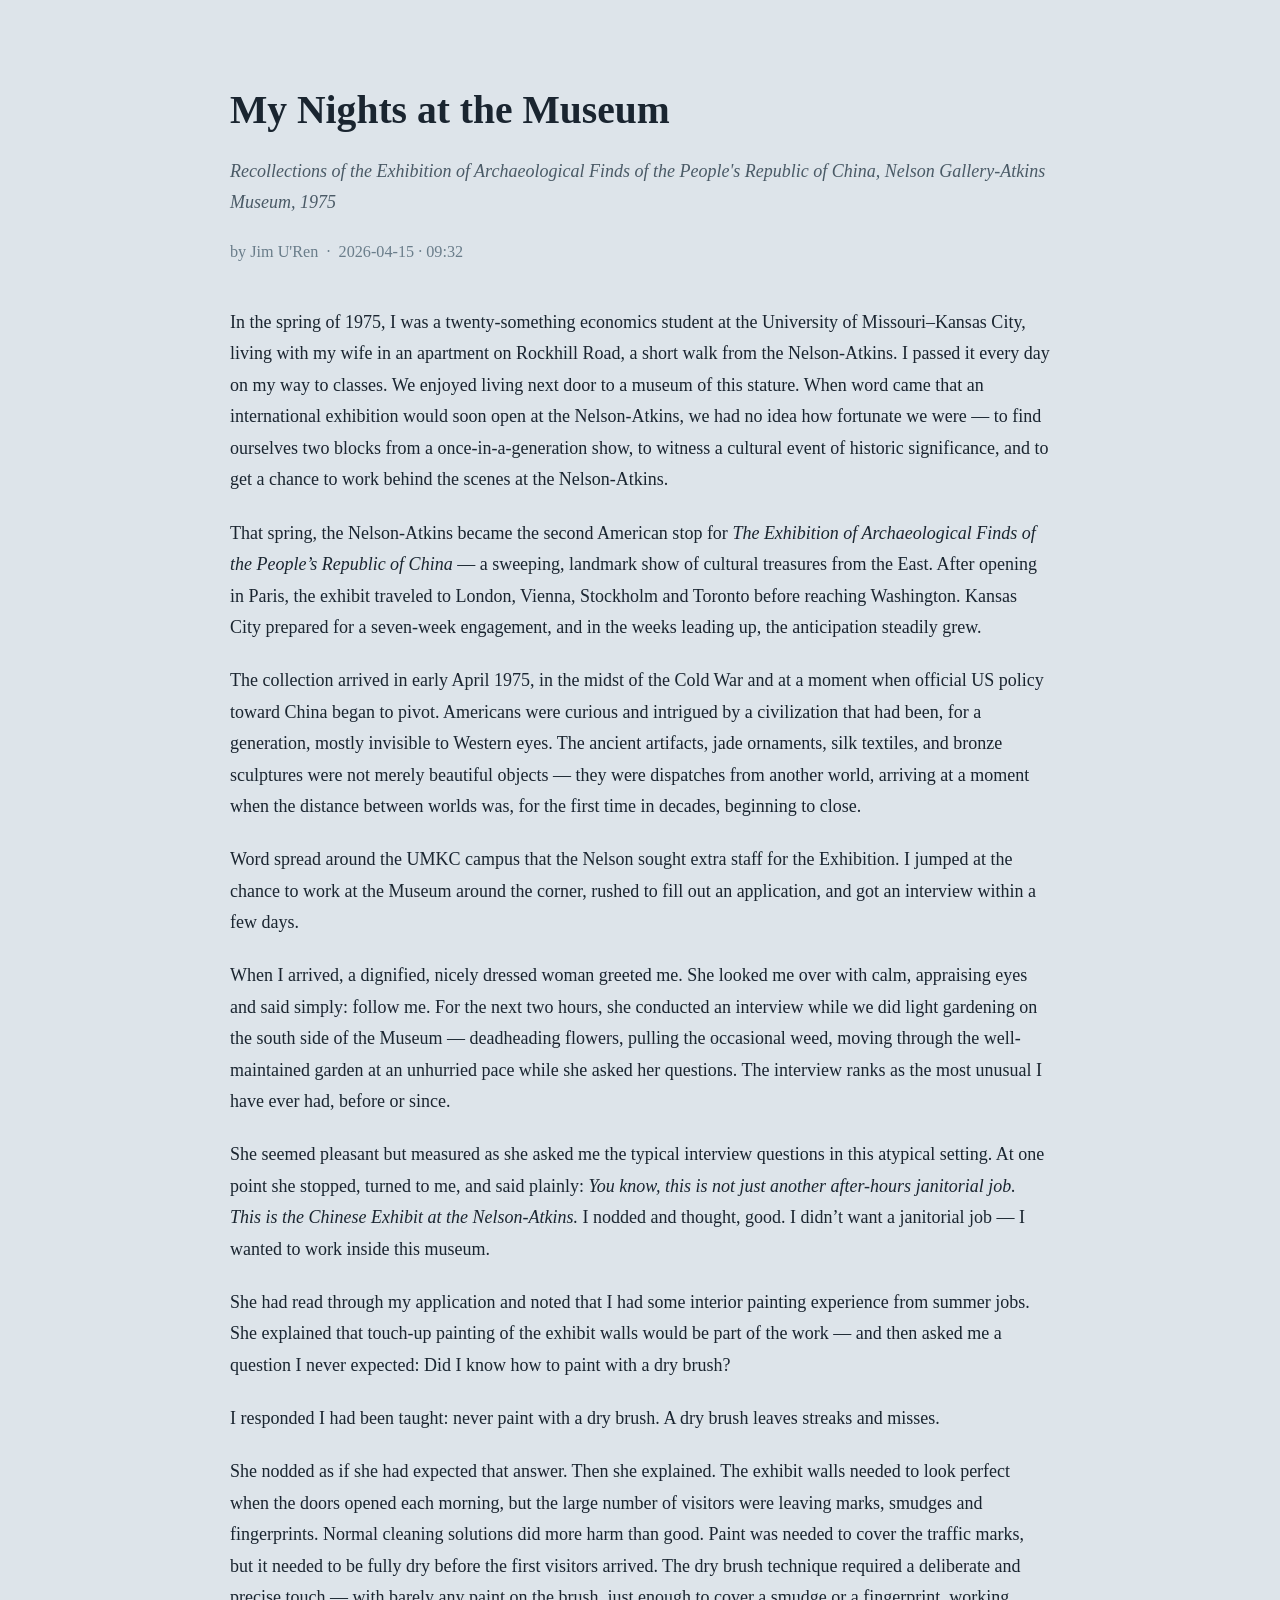
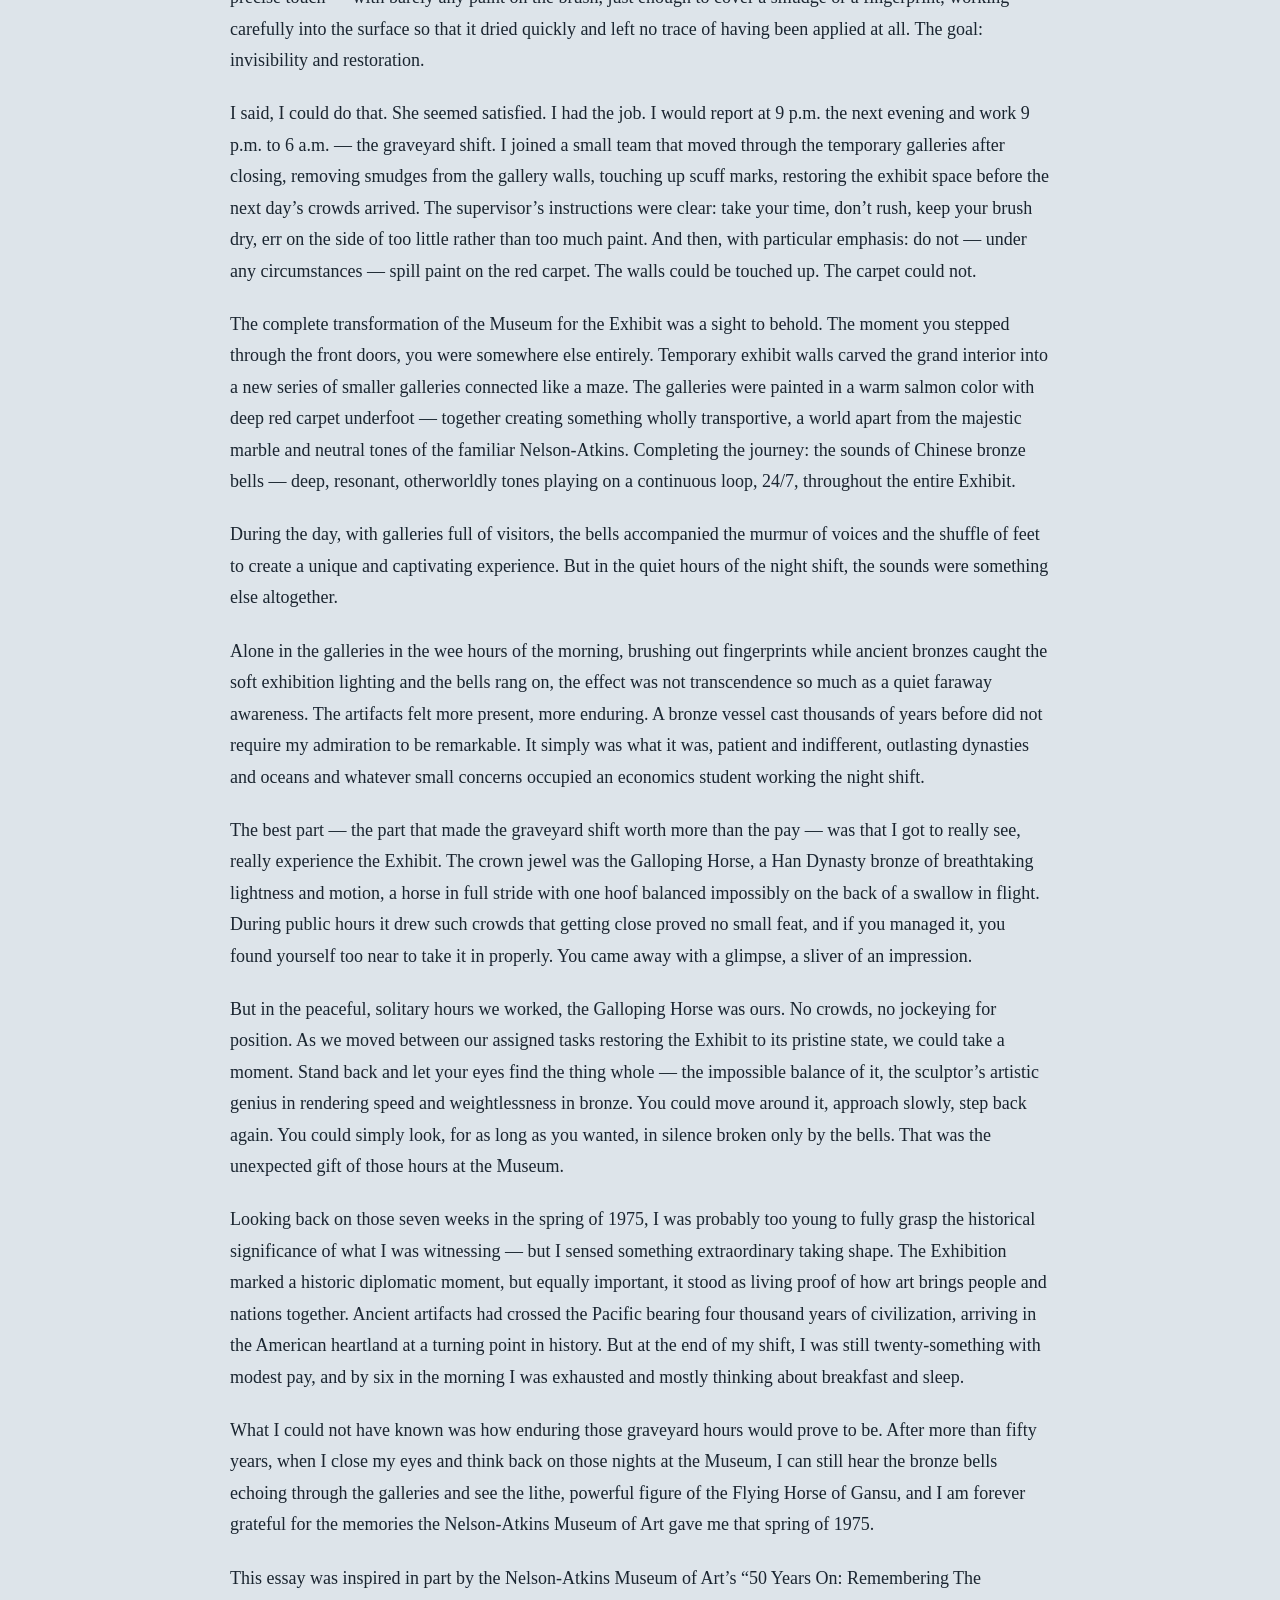
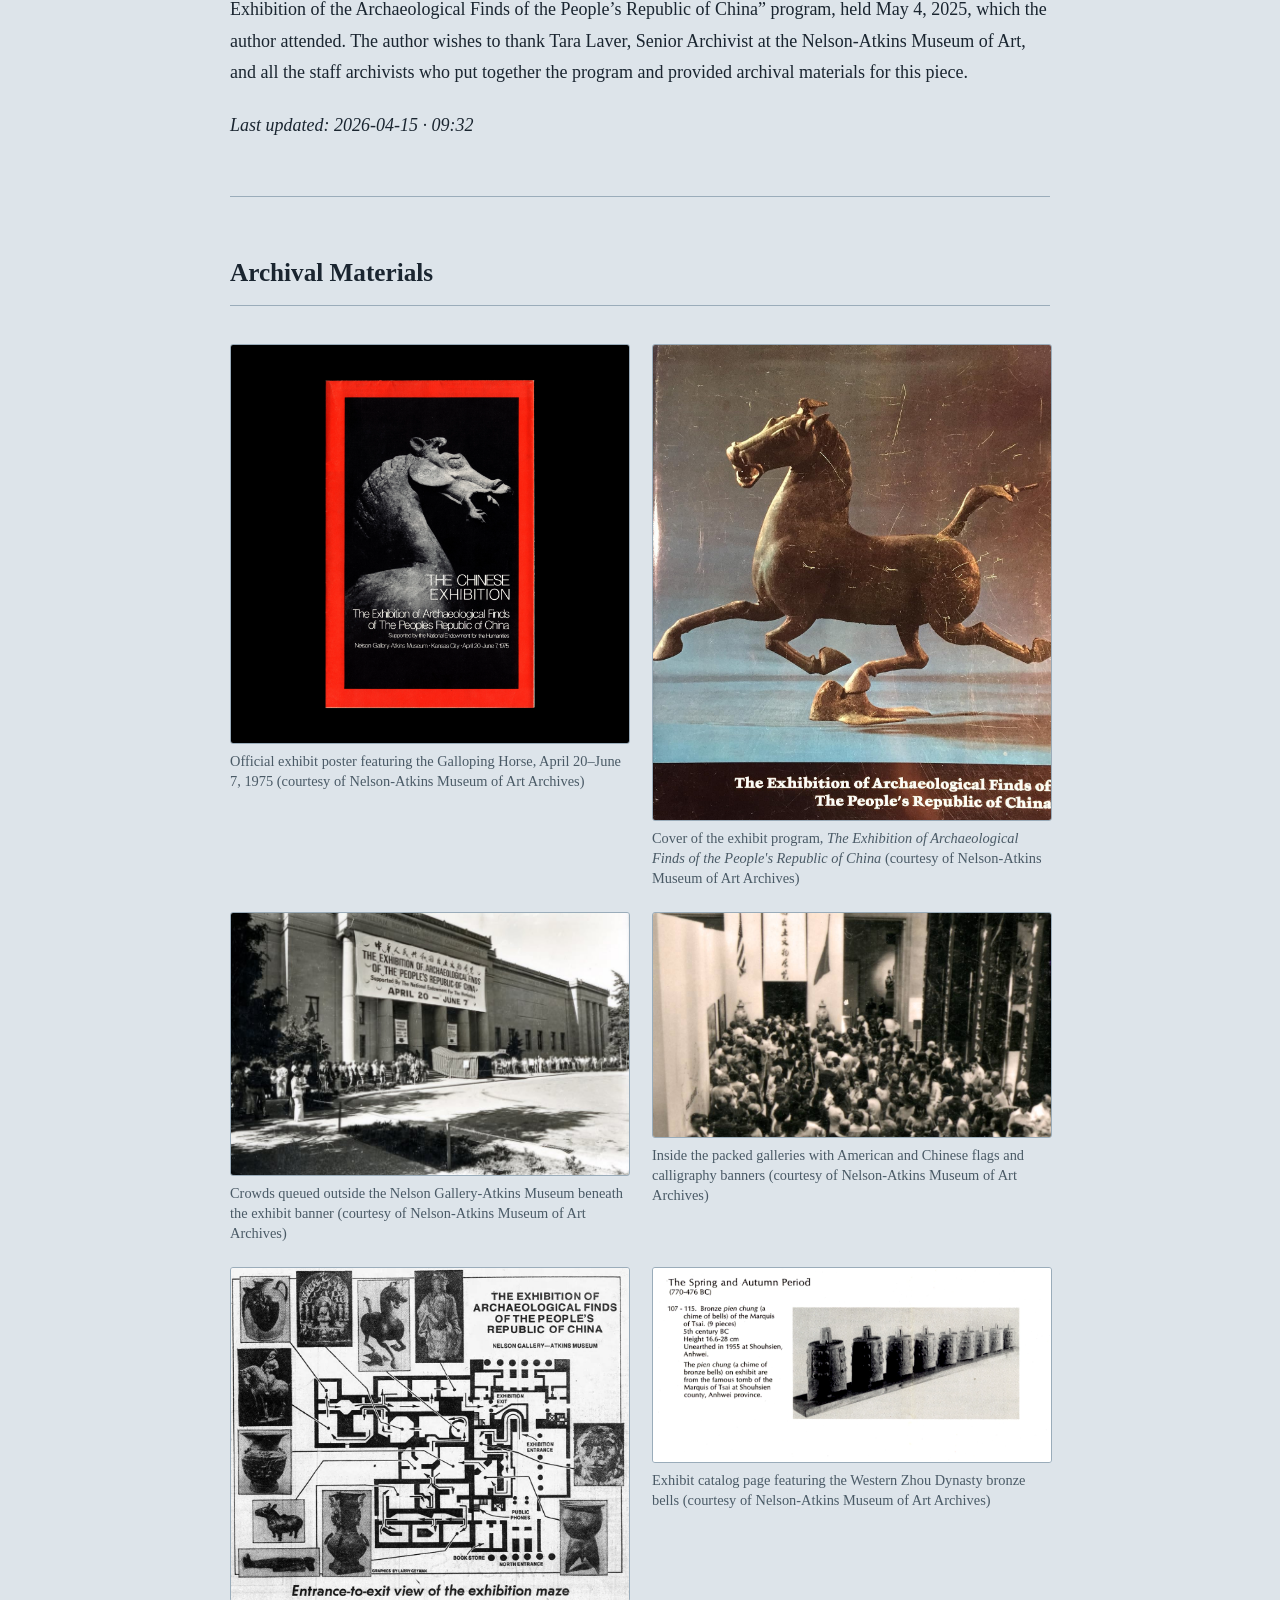
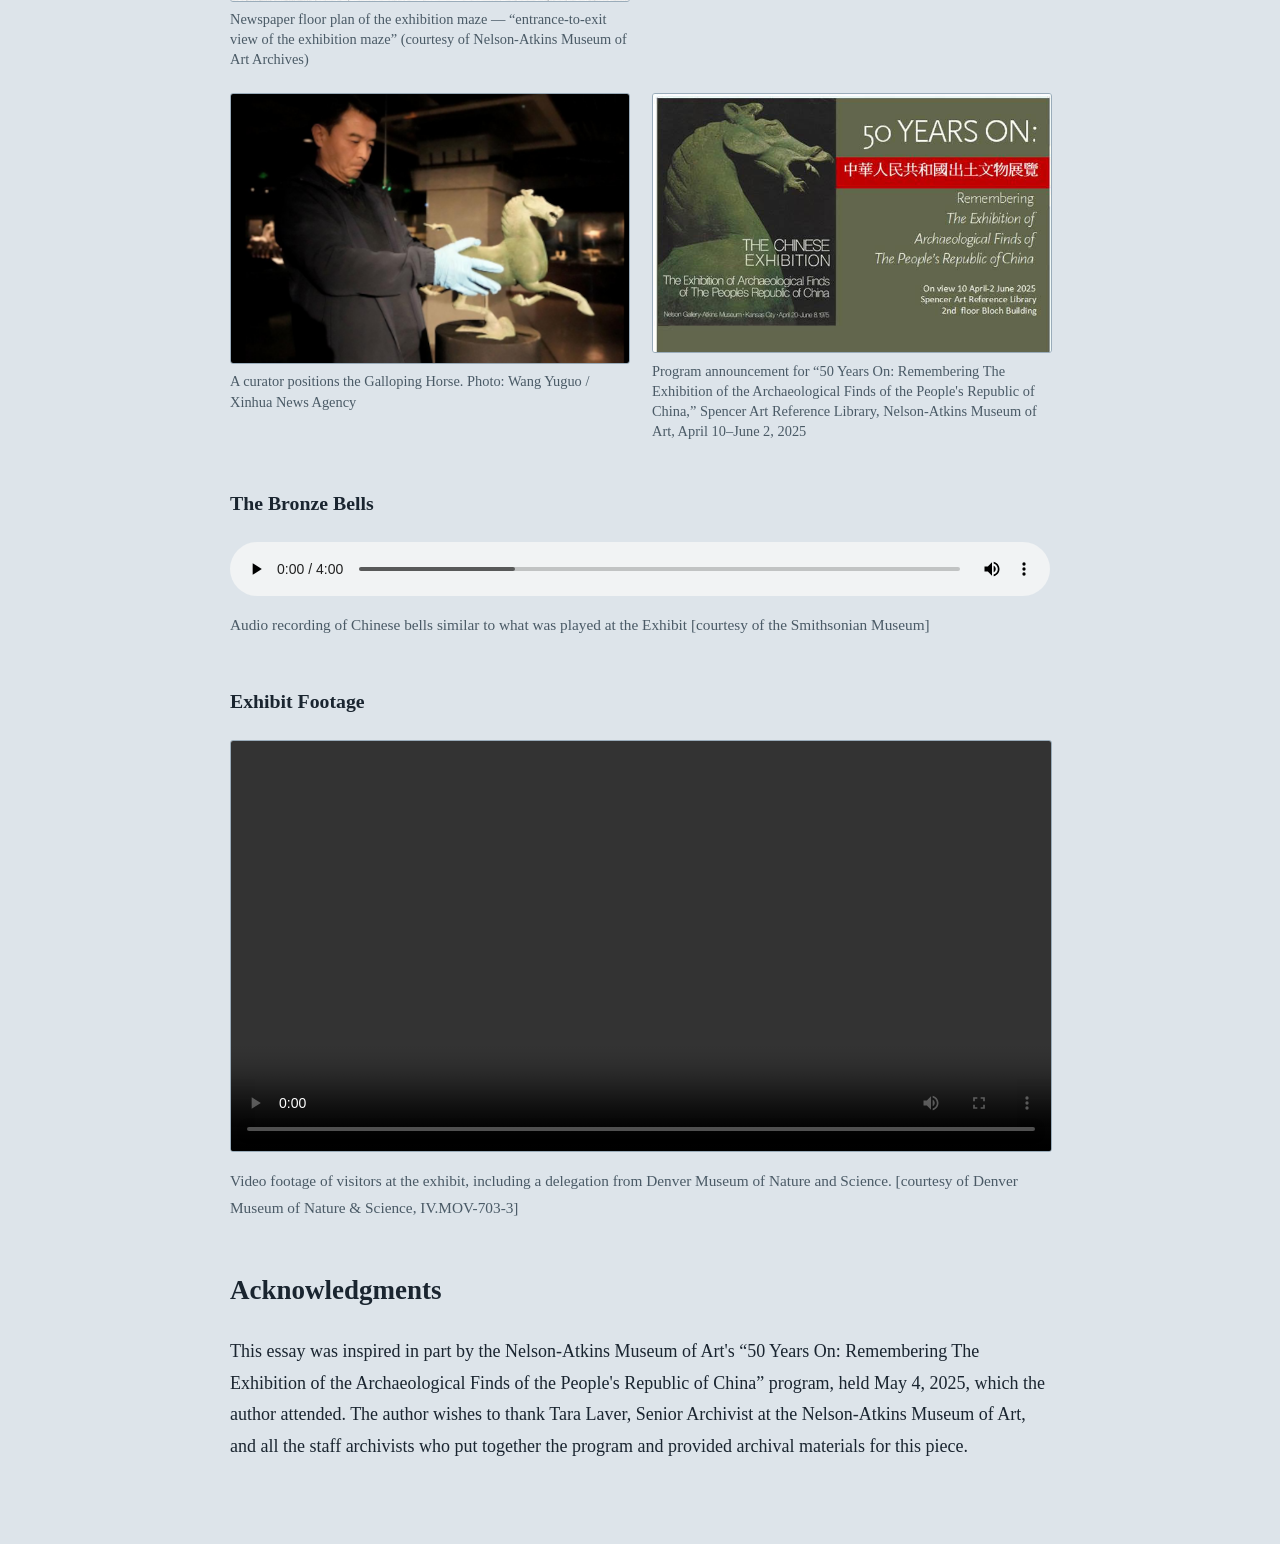
<file: docs/index.html>
<!DOCTYPE html>
<html lang="en">
<head>
  <meta charset="UTF-8">
  <meta name="viewport" content="width=device-width, initial-scale=1.0">
  <title>My Nights at the Museum</title>
  <link rel="stylesheet" href="style.css">
</head>
<body>
<div class="container">

  <h1>My Nights at the Museum</h1>
  <p class="subtitle">Recollections of the Exhibition of Archaeological Finds of the People&#39;s Republic of China, Nelson Gallery-Atkins Museum, 1975</p>
  <p class="byline">by Jim U&#39;Ren &nbsp;&middot;&nbsp; 2026-04-15 · 09:32</p>

  <p>In the spring of 1975, I was a twenty-something economics student at
  the University of Missouri–Kansas City, living with my wife in an
  apartment on Rockhill Road, a short walk from the Nelson-Atkins. I
  passed it every day on my way to classes. We enjoyed living next door to
  a museum of this stature. When word came that an international
  exhibition would soon open at the Nelson-Atkins, we had no idea how
  fortunate we were — to find ourselves two blocks from a
  once-in-a-generation show, to witness a cultural event of historic
  significance, and to get a chance to work behind the scenes at the
  Nelson-Atkins.</p>
  <p>That spring, the Nelson-Atkins became the second American stop for
  <em>The Exhibition of Archaeological Finds of the People’s Republic of
  China</em> — a sweeping, landmark show of cultural treasures from the
  East. After opening in Paris, the exhibit traveled to London, Vienna,
  Stockholm and Toronto before reaching Washington. Kansas City prepared
  for a seven-week engagement, and in the weeks leading up, the
  anticipation steadily grew.</p>
  <p>The collection arrived in early April 1975, in the midst of the Cold
  War and at a moment when official US policy toward China began to pivot.
  Americans were curious and intrigued by a civilization that had been,
  for a generation, mostly invisible to Western eyes. The ancient
  artifacts, jade ornaments, silk textiles, and bronze sculptures were not
  merely beautiful objects — they were dispatches from another world,
  arriving at a moment when the distance between worlds was, for the first
  time in decades, beginning to close.</p>
  <p>Word spread around the UMKC campus that the Nelson sought extra staff
  for the Exhibition. I jumped at the chance to work at the Museum around
  the corner, rushed to fill out an application, and got an interview
  within a few days.</p>
  <p>When I arrived, a dignified, nicely dressed woman greeted me. She
  looked me over with calm, appraising eyes and said simply: follow me.
  For the next two hours, she conducted an interview while we did light
  gardening on the south side of the Museum — deadheading flowers, pulling
  the occasional weed, moving through the well-maintained garden at an
  unhurried pace while she asked her questions. The interview ranks as the
  most unusual I have ever had, before or since.</p>
  <p>She seemed pleasant but measured as she asked me the typical
  interview questions in this atypical setting. At one point she stopped,
  turned to me, and said plainly: <em>You know, this is not just another
  after-hours janitorial job. This is the Chinese Exhibit at the
  Nelson-Atkins.</em> I nodded and thought, good. I didn’t want a
  janitorial job — I wanted to work inside this museum.</p>
  <p>She had read through my application and noted that I had some
  interior painting experience from summer jobs. She explained that
  touch-up painting of the exhibit walls would be part of the work — and
  then asked me a question I never expected: Did I know how to paint with
  a dry brush?</p>
  <p>I responded I had been taught: never paint with a dry brush. A dry
  brush leaves streaks and misses.</p>
  <p>She nodded as if she had expected that answer. Then she explained.
  The exhibit walls needed to look perfect when the doors opened each
  morning, but the large number of visitors were leaving marks, smudges
  and fingerprints. Normal cleaning solutions did more harm than good.
  Paint was needed to cover the traffic marks, but it needed to be fully
  dry before the first visitors arrived. The dry brush technique required
  a deliberate and precise touch — with barely any paint on the brush,
  just enough to cover a smudge or a fingerprint, working carefully into
  the surface so that it dried quickly and left no trace of having been
  applied at all. The goal: invisibility and restoration.</p>
  <p>I said, I could do that. She seemed satisfied. I had the job. I would
  report at 9 p.m. the next evening and work 9 p.m. to 6 a.m. — the
  graveyard shift. I joined a small team that moved through the temporary
  galleries after closing, removing smudges from the gallery walls,
  touching up scuff marks, restoring the exhibit space before the next
  day’s crowds arrived. The supervisor’s instructions were clear: take
  your time, don’t rush, keep your brush dry, err on the side of too
  little rather than too much paint. And then, with particular emphasis:
  do not — under any circumstances — spill paint on the red carpet. The
  walls could be touched up. The carpet could not.</p>
  <p>The complete transformation of the Museum for the Exhibit was a sight
  to behold. The moment you stepped through the front doors, you were
  somewhere else entirely. Temporary exhibit walls carved the grand
  interior into a new series of smaller galleries connected like a maze.
  The galleries were painted in a warm salmon color with deep red carpet
  underfoot — together creating something wholly transportive, a world
  apart from the majestic marble and neutral tones of the familiar
  Nelson-Atkins. Completing the journey: the sounds of Chinese bronze
  bells — deep, resonant, otherworldly tones playing on a continuous loop,
  24/7, throughout the entire Exhibit.</p>
  <p>During the day, with galleries full of visitors, the bells
  accompanied the murmur of voices and the shuffle of feet to create a
  unique and captivating experience. But in the quiet hours of the night
  shift, the sounds were something else altogether.</p>
  <p>Alone in the galleries in the wee hours of the morning, brushing out
  fingerprints while ancient bronzes caught the soft exhibition lighting
  and the bells rang on, the effect was not transcendence so much as a
  quiet faraway awareness. The artifacts felt more present, more enduring.
  A bronze vessel cast thousands of years before did not require my
  admiration to be remarkable. It simply was what it was, patient and
  indifferent, outlasting dynasties and oceans and whatever small concerns
  occupied an economics student working the night shift.</p>
  <p>The best part — the part that made the graveyard shift worth more
  than the pay — was that I got to really see, really experience the
  Exhibit. The crown jewel was the Galloping Horse, a Han Dynasty bronze
  of breathtaking lightness and motion, a horse in full stride with one
  hoof balanced impossibly on the back of a swallow in flight. During
  public hours it drew such crowds that getting close proved no small
  feat, and if you managed it, you found yourself too near to take it in
  properly. You came away with a glimpse, a sliver of an impression.</p>
  <p>But in the peaceful, solitary hours we worked, the Galloping Horse
  was ours. No crowds, no jockeying for position. As we moved between our
  assigned tasks restoring the Exhibit to its pristine state, we could
  take a moment. Stand back and let your eyes find the thing whole — the
  impossible balance of it, the sculptor’s artistic genius in rendering
  speed and weightlessness in bronze. You could move around it, approach
  slowly, step back again. You could simply look, for as long as you
  wanted, in silence broken only by the bells. That was the unexpected
  gift of those hours at the Museum.</p>
  <p>Looking back on those seven weeks in the spring of 1975, I was
  probably too young to fully grasp the historical significance of what I
  was witnessing — but I sensed something extraordinary taking shape. The
  Exhibition marked a historic diplomatic moment, but equally important,
  it stood as living proof of how art brings people and nations together.
  Ancient artifacts had crossed the Pacific bearing four thousand years of
  civilization, arriving in the American heartland at a turning point in
  history. But at the end of my shift, I was still twenty-something with
  modest pay, and by six in the morning I was exhausted and mostly
  thinking about breakfast and sleep.</p>
  <p>What I could not have known was how enduring those graveyard hours
  would prove to be. After more than fifty years, when I close my eyes and
  think back on those nights at the Museum, I can still hear the bronze
  bells echoing through the galleries and see the lithe, powerful figure
  of the Flying Horse of Gansu, and I am forever grateful for the memories
  the Nelson-Atkins Museum of Art gave me that spring of 1975.</p>
  <p>This essay was inspired in part by the Nelson-Atkins Museum of Art’s
  “50 Years On: Remembering The Exhibition of the Archaeological Finds of
  the People’s Republic of China” program, held May 4, 2025, which the
  author attended. The author wishes to thank Tara Laver, Senior Archivist
  at the Nelson-Atkins Museum of Art, and all the staff archivists who put
  together the program and provided archival materials for this piece.</p>

  <p class="timestamp"><em>Last updated: 2026-04-15 · 09:32</em></p>

  <hr>

  <div class="archival">
    <h2>Archival Materials</h2>

    <div class="gallery">
      <figure>
        <img src="The-Exhibit-Poster.png" alt="Official exhibit poster featuring the Galloping Horse">
        <figcaption>Official exhibit poster featuring the Galloping Horse, April 20&ndash;June 7, 1975 (courtesy of Nelson-Atkins Museum of Art Archives)</figcaption>
      </figure>
      <figure>
        <img src="The-Prancing-Horse.jpg" alt="Cover of the exhibit program">
        <figcaption>Cover of the exhibit program, <em>The Exhibition of Archaeological Finds of the People&#39;s Republic of China</em> (courtesy of Nelson-Atkins Museum of Art Archives)</figcaption>
      </figure>
      <figure>
        <img src="Lines-at-the-Museum.jpg" alt="Crowds queued outside the Nelson Gallery-Atkins Museum">
        <figcaption>Crowds queued outside the Nelson Gallery-Atkins Museum beneath the exhibit banner (courtesy of Nelson-Atkins Museum of Art Archives)</figcaption>
      </figure>
      <figure>
        <img src="Crowds-at-the-Museum.jpg" alt="Packed galleries inside the museum">
        <figcaption>Inside the packed galleries with American and Chinese flags and calligraphy banners (courtesy of Nelson-Atkins Museum of Art Archives)</figcaption>
      </figure>
      <figure>
        <img src="Map-of-the-Exhibit.jpg" alt="Newspaper floor plan of the exhibition maze">
        <figcaption>Newspaper floor plan of the exhibition maze &mdash; &ldquo;entrance-to-exit view of the exhibition maze&rdquo; (courtesy of Nelson-Atkins Museum of Art Archives)</figcaption>
      </figure>
      <figure>
        <img src="A-Chime-of-Bronze-Bells.png" alt="Exhibit catalog page featuring Western Zhou Dynasty bronze bells">
        <figcaption>Exhibit catalog page featuring the Western Zhou Dynasty bronze bells (courtesy of Nelson-Atkins Museum of Art Archives)</figcaption>
      </figure>
      <figure>
        <img src="Chinese-Curator-w-Galloping-Horse.png" alt="Curator handling the Galloping Horse">
        <figcaption>A curator positions the Galloping Horse. Photo: Wang Yuguo / Xinhua News Agency</figcaption>
      </figure>
      <figure>
        <img src="50year-Nelson-Atkins-celebration.jpg" alt="50 Years On: Remembering The Exhibition of Archaeological Finds of the People's Republic of China">
        <figcaption>Program announcement for &ldquo;50 Years On: Remembering The Exhibition of the Archaeological Finds of the People&#39;s Republic of China,&rdquo; Spencer Art Reference Library, Nelson-Atkins Museum of Art, April 10&ndash;June 2, 2025</figcaption>
      </figure>
    </div>

    <div class="audio-section">
      <h3>The Bronze Bells</h3>
      <audio controls>
        <source src="Chinese_Bells.mp3" type="audio/mpeg">
        Your browser does not support the audio element.
      </audio>
      <p>Audio recording of Chinese bells similar to what was played at the Exhibit [courtesy of the Smithsonian Museum]</p>
    </div>

    <div class="video-section">
      <h3>Exhibit Footage</h3>
      <video controls>
        <source src="https://archive.org/download/chinese-exhibit-nelson-atkins-1975/VIDEO_Chinese-Exhibit-at-the-Nelson-Atkins-1975.mp4" type="video/mp4">
        Your browser does not support the video element.
      </video>
      <p>Video footage of visitors at the exhibit, including a delegation from Denver Museum of Nature and Science. [courtesy of Denver Museum of Nature &amp; Science, IV.MOV-703-3]</p>
    </div>

  </div>

  <div class="acknowledgments">
    <h2>Acknowledgments</h2>
    <p>This essay was inspired in part by the Nelson-Atkins Museum of Art&#39;s &ldquo;50 Years On: Remembering The Exhibition of the Archaeological Finds of the People&#39;s Republic of China&rdquo; program, held May 4, 2025, which the author attended. The author wishes to thank Tara Laver, Senior Archivist at the Nelson-Atkins Museum of Art, and all the staff archivists who put together the program and provided archival materials for this piece.</p>
  </div>

</div>
</body>
</html>
</file>
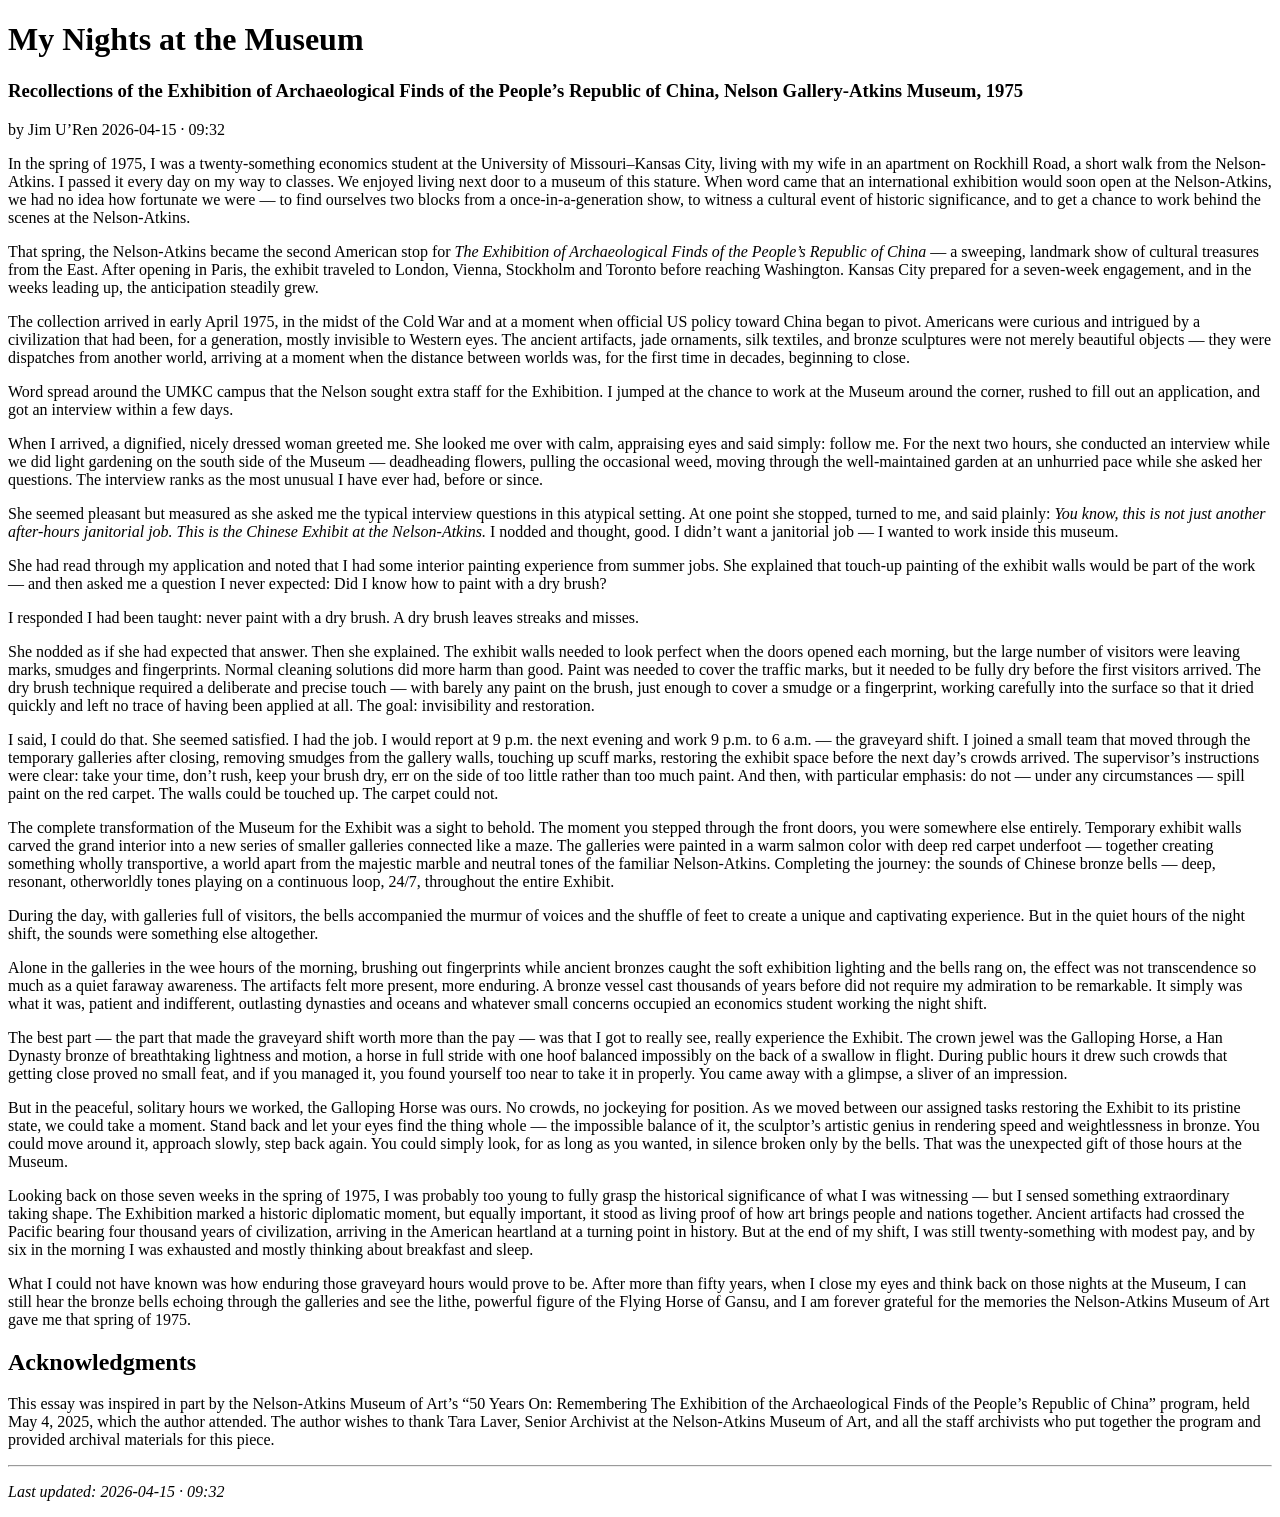
<file: My-recollections-of-the-Chinese-Exhibit-at-the-Nelson-Atkins-1975-KC-Star.html>
<!DOCTYPE html>
<html xmlns="http://www.w3.org/1999/xhtml">
<head>
  <meta charset="utf-8" />
  <meta name="generator" content="pandoc" />
  <meta name="viewport" content="width=device-width, initial-scale=1.0, user-scalable=yes" />
  <title>My-recollections-of-the-Chinese-Exhibit-at-the-Nelson-Atkins-1975-KC-Star</title>
  <style>
    /* Default styles provided by pandoc.
    ** See https://pandoc.org/MANUAL.html#variables-for-html for config info.
    */
    span.smallcaps{font-variant: small-caps;}
    div.columns{display: flex; gap: min(4vw, 1.5em);}
    div.column{flex: auto; overflow-x: auto;}
    div.hanging-indent{margin-left: 1.5em; text-indent: -1.5em;}
    /* The extra [class] is a hack that increases specificity enough to
       override a similar rule in reveal.js */
    ul.task-list[class]{list-style: none;}
    ul.task-list li input[type="checkbox"] {
      font-size: inherit;
      width: 0.8em;
      margin: 0 0.8em 0.2em -1.6em;
      vertical-align: middle;
    }
    .display.math{display: block; text-align: center; margin: 0.5rem auto;}
  </style>
  <link rel="stylesheet" href="C:/Users/juren/Projects/Writing/Chinese-Exhibit/pdf-style.css" />
</head>
<body>
<h1 id="my-nights-at-the-museum">My Nights at the Museum</h1>
<h3
id="recollections-of-the-exhibition-of-archaeological-finds-of-the-peoples-republic-of-china-nelson-gallery-atkins-museum-1975">Recollections
of the Exhibition of Archaeological Finds of the People’s Republic of
China, Nelson Gallery-Atkins Museum, 1975</h3>
<p>by Jim U’Ren 2026-04-15 · 09:32</p>
<p>In the spring of 1975, I was a twenty-something economics student at
the University of Missouri–Kansas City, living with my wife in an
apartment on Rockhill Road, a short walk from the Nelson-Atkins. I
passed it every day on my way to classes. We enjoyed living next door to
a museum of this stature. When word came that an international
exhibition would soon open at the Nelson-Atkins, we had no idea how
fortunate we were — to find ourselves two blocks from a
once-in-a-generation show, to witness a cultural event of historic
significance, and to get a chance to work behind the scenes at the
Nelson-Atkins.</p>
<p>That spring, the Nelson-Atkins became the second American stop for
<em>The Exhibition of Archaeological Finds of the People’s Republic of
China</em> — a sweeping, landmark show of cultural treasures from the
East. After opening in Paris, the exhibit traveled to London, Vienna,
Stockholm and Toronto before reaching Washington. Kansas City prepared
for a seven-week engagement, and in the weeks leading up, the
anticipation steadily grew.</p>
<p>The collection arrived in early April 1975, in the midst of the Cold
War and at a moment when official US policy toward China began to pivot.
Americans were curious and intrigued by a civilization that had been,
for a generation, mostly invisible to Western eyes. The ancient
artifacts, jade ornaments, silk textiles, and bronze sculptures were not
merely beautiful objects — they were dispatches from another world,
arriving at a moment when the distance between worlds was, for the first
time in decades, beginning to close.</p>
<p>Word spread around the UMKC campus that the Nelson sought extra staff
for the Exhibition. I jumped at the chance to work at the Museum around
the corner, rushed to fill out an application, and got an interview
within a few days.</p>
<p>When I arrived, a dignified, nicely dressed woman greeted me. She
looked me over with calm, appraising eyes and said simply: follow me.
For the next two hours, she conducted an interview while we did light
gardening on the south side of the Museum — deadheading flowers, pulling
the occasional weed, moving through the well-maintained garden at an
unhurried pace while she asked her questions. The interview ranks as the
most unusual I have ever had, before or since.</p>
<p>She seemed pleasant but measured as she asked me the typical
interview questions in this atypical setting. At one point she stopped,
turned to me, and said plainly: <em>You know, this is not just another
after-hours janitorial job. This is the Chinese Exhibit at the
Nelson-Atkins.</em> I nodded and thought, good. I didn’t want a
janitorial job — I wanted to work inside this museum.</p>
<p>She had read through my application and noted that I had some
interior painting experience from summer jobs. She explained that
touch-up painting of the exhibit walls would be part of the work — and
then asked me a question I never expected: Did I know how to paint with
a dry brush?</p>
<p>I responded I had been taught: never paint with a dry brush. A dry
brush leaves streaks and misses.</p>
<p>She nodded as if she had expected that answer. Then she explained.
The exhibit walls needed to look perfect when the doors opened each
morning, but the large number of visitors were leaving marks, smudges
and fingerprints. Normal cleaning solutions did more harm than good.
Paint was needed to cover the traffic marks, but it needed to be fully
dry before the first visitors arrived. The dry brush technique required
a deliberate and precise touch — with barely any paint on the brush,
just enough to cover a smudge or a fingerprint, working carefully into
the surface so that it dried quickly and left no trace of having been
applied at all. The goal: invisibility and restoration.</p>
<p>I said, I could do that. She seemed satisfied. I had the job. I would
report at 9 p.m. the next evening and work 9 p.m. to 6 a.m. — the
graveyard shift. I joined a small team that moved through the temporary
galleries after closing, removing smudges from the gallery walls,
touching up scuff marks, restoring the exhibit space before the next
day’s crowds arrived. The supervisor’s instructions were clear: take
your time, don’t rush, keep your brush dry, err on the side of too
little rather than too much paint. And then, with particular emphasis:
do not — under any circumstances — spill paint on the red carpet. The
walls could be touched up. The carpet could not.</p>
<p>The complete transformation of the Museum for the Exhibit was a sight
to behold. The moment you stepped through the front doors, you were
somewhere else entirely. Temporary exhibit walls carved the grand
interior into a new series of smaller galleries connected like a maze.
The galleries were painted in a warm salmon color with deep red carpet
underfoot — together creating something wholly transportive, a world
apart from the majestic marble and neutral tones of the familiar
Nelson-Atkins. Completing the journey: the sounds of Chinese bronze
bells — deep, resonant, otherworldly tones playing on a continuous loop,
24/7, throughout the entire Exhibit.</p>
<p>During the day, with galleries full of visitors, the bells
accompanied the murmur of voices and the shuffle of feet to create a
unique and captivating experience. But in the quiet hours of the night
shift, the sounds were something else altogether.</p>
<p>Alone in the galleries in the wee hours of the morning, brushing out
fingerprints while ancient bronzes caught the soft exhibition lighting
and the bells rang on, the effect was not transcendence so much as a
quiet faraway awareness. The artifacts felt more present, more enduring.
A bronze vessel cast thousands of years before did not require my
admiration to be remarkable. It simply was what it was, patient and
indifferent, outlasting dynasties and oceans and whatever small concerns
occupied an economics student working the night shift.</p>
<p>The best part — the part that made the graveyard shift worth more
than the pay — was that I got to really see, really experience the
Exhibit. The crown jewel was the Galloping Horse, a Han Dynasty bronze
of breathtaking lightness and motion, a horse in full stride with one
hoof balanced impossibly on the back of a swallow in flight. During
public hours it drew such crowds that getting close proved no small
feat, and if you managed it, you found yourself too near to take it in
properly. You came away with a glimpse, a sliver of an impression.</p>
<p>But in the peaceful, solitary hours we worked, the Galloping Horse
was ours. No crowds, no jockeying for position. As we moved between our
assigned tasks restoring the Exhibit to its pristine state, we could
take a moment. Stand back and let your eyes find the thing whole — the
impossible balance of it, the sculptor’s artistic genius in rendering
speed and weightlessness in bronze. You could move around it, approach
slowly, step back again. You could simply look, for as long as you
wanted, in silence broken only by the bells. That was the unexpected
gift of those hours at the Museum.</p>
<p>Looking back on those seven weeks in the spring of 1975, I was
probably too young to fully grasp the historical significance of what I
was witnessing — but I sensed something extraordinary taking shape. The
Exhibition marked a historic diplomatic moment, but equally important,
it stood as living proof of how art brings people and nations together.
Ancient artifacts had crossed the Pacific bearing four thousand years of
civilization, arriving in the American heartland at a turning point in
history. But at the end of my shift, I was still twenty-something with
modest pay, and by six in the morning I was exhausted and mostly
thinking about breakfast and sleep.</p>
<p>What I could not have known was how enduring those graveyard hours
would prove to be. After more than fifty years, when I close my eyes and
think back on those nights at the Museum, I can still hear the bronze
bells echoing through the galleries and see the lithe, powerful figure
of the Flying Horse of Gansu, and I am forever grateful for the memories
the Nelson-Atkins Museum of Art gave me that spring of 1975.</p>
<h2 id="acknowledgments">Acknowledgments</h2>
<p>This essay was inspired in part by the Nelson-Atkins Museum of Art’s
“50 Years On: Remembering The Exhibition of the Archaeological Finds of
the People’s Republic of China” program, held May 4, 2025, which the
author attended. The author wishes to thank Tara Laver, Senior Archivist
at the Nelson-Atkins Museum of Art, and all the staff archivists who put
together the program and provided archival materials for this piece.</p>
<hr />
<p><em>Last updated: 2026-04-15 · 09:32</em></p>
</body>
</html>
</file>
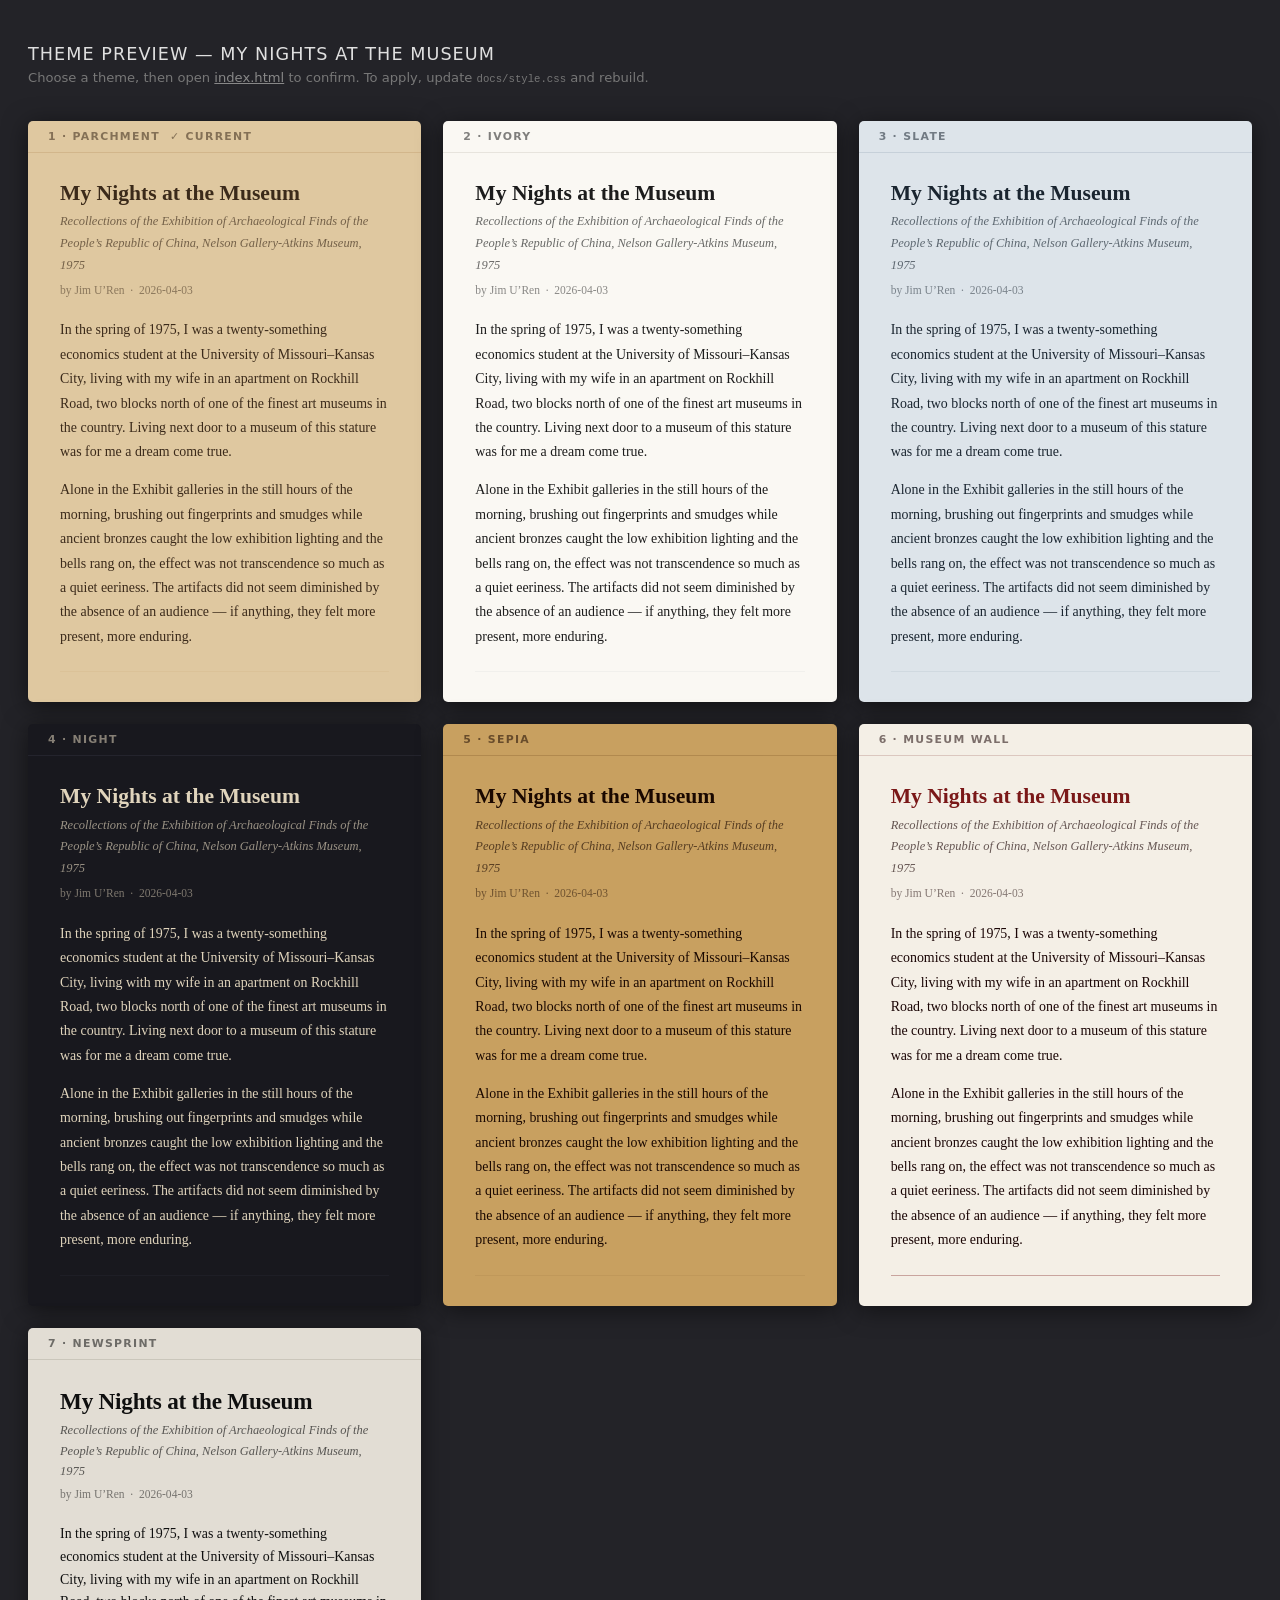
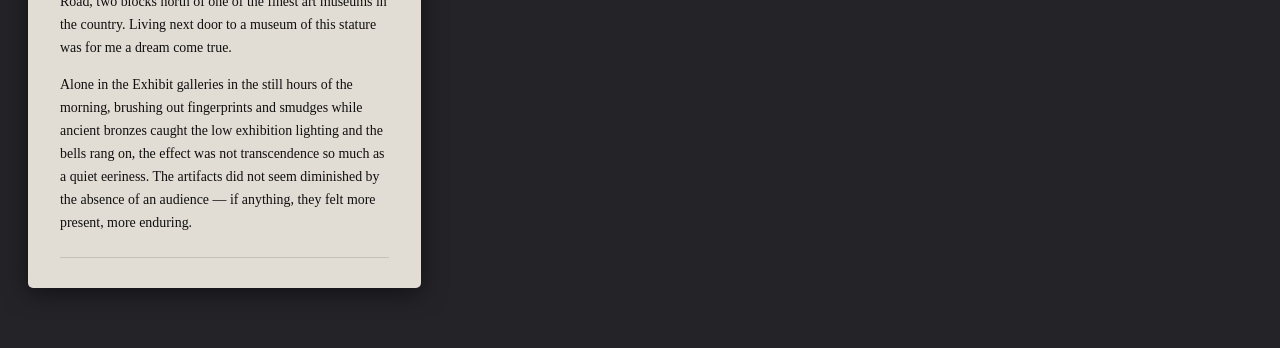
<file: docs/theme-preview.html>
<!DOCTYPE html>
<html lang="en">
<head>
  <meta charset="UTF-8">
  <meta name="viewport" content="width=device-width, initial-scale=1.0">
  <title>Theme Preview — My Nights at the Museum</title>
  <style>

    /* ── Page chrome ─────────────────────────────────────────────────────── */
    *, *::before, *::after { box-sizing: border-box; margin: 0; padding: 0; }

    body {
      background: #232328;
      font-family: system-ui, -apple-system, sans-serif;
      padding: 44px 28px 60px;
      color: #ccc;
    }

    .page-header {
      max-width: 1400px;
      margin: 0 auto 36px;
    }

    .page-header h1 {
      font-size: 1.1em;
      font-weight: 500;
      letter-spacing: 0.06em;
      text-transform: uppercase;
      color: #e0e0e0;
      margin-bottom: 6px;
    }

    .page-header p {
      font-size: 0.82em;
      color: #777;
    }

    .page-header a {
      color: #888;
      text-decoration: underline;
    }

    /* ── Theme grid ──────────────────────────────────────────────────────── */
    .grid {
      display: grid;
      grid-template-columns: repeat(auto-fill, minmax(370px, 1fr));
      gap: 22px;
      max-width: 1400px;
      margin: 0 auto;
    }

    /* ── Theme card shell ────────────────────────────────────────────────── */
    .theme-card {
      border-radius: 5px;
      overflow: hidden;
      box-shadow: 0 4px 24px rgba(0,0,0,0.5);
    }

    .theme-label {
      font-family: system-ui, sans-serif;
      font-size: 0.68em;
      font-weight: 700;
      letter-spacing: 0.12em;
      text-transform: uppercase;
      padding: 9px 20px;
      opacity: 0.55;
    }

    /* ── Card body (essay sample) ────────────────────────────────────────── */
    .card-body {
      font-family: Georgia, 'Times New Roman', serif;
      padding: 28px 32px 30px;
    }

    .card-body h1 {
      font-size: 1.35em;
      line-height: 1.2;
      margin-bottom: 0.2em;
    }

    .card-body .subtitle {
      font-size: 0.78em;
      font-style: italic;
      margin-bottom: 0.25em;
      opacity: 0.65;
    }

    .card-body .byline {
      font-size: 0.72em;
      margin-bottom: 1.6em;
      opacity: 0.5;
    }

    .card-body p {
      font-size: 0.87em;
      line-height: 1.75;
      margin-bottom: 1em;
    }

    .card-body hr {
      border: none;
      margin: 1.4em 0 0;
      opacity: 0.2;
    }

    /* ══════════════════════════════════════════════════════════════════════
       THEMES
    ══════════════════════════════════════════════════════════════════════ */

    /* 1 · Parchment (current) ─────────────────────────────────────── */
    .theme-parchment                { background: #dfc8a0; color: #3b2a1a; }
    .theme-parchment .theme-label   { border-bottom: 1px solid #c8a87a; }
    .theme-parchment .card-body hr  { border-top: 1px solid #c8a87a; }

    /* 2 · Ivory ───────────────────────────────────────────────────── */
    .theme-ivory                { background: #faf8f3; color: #1c1c1c; }
    .theme-ivory .theme-label   { border-bottom: 1px solid #d8d4cc; }
    .theme-ivory .card-body hr  { border-top: 1px solid #ccc; }

    /* 3 · Slate ───────────────────────────────────────────────────── */
    .theme-slate                { background: #dde4ea; color: #1a2530; }
    .theme-slate .theme-label   { border-bottom: 1px solid #b4c0cc; }
    .theme-slate .card-body hr  { border-top: 1px solid #9aacba; }

    /* 4 · Night ───────────────────────────────────────────────────── */
    .theme-night                { background: #18181e; color: #e0d4bc; }
    .theme-night .theme-label   { border-bottom: 1px solid #2e2e3a; }
    .theme-night .card-body hr  { border-top: 1px solid #3a3a46; }

    /* 5 · Sepia ───────────────────────────────────────────────────── */
    .theme-sepia                { background: #c8a060; color: #1a0800; }
    .theme-sepia .theme-label   { border-bottom: 1px solid #a07840; }
    .theme-sepia .card-body hr  { border-top: 1px solid #a07840; }

    /* 6 · Museum Wall ─────────────────────────────────────────────── */
    .theme-museum                    { background: #f4efe6; color: #1a0505; }
    .theme-museum .theme-label       { border-bottom: 1px solid #c8a8a0; }
    .theme-museum .card-body h1      { color: #7a1818; }
    .theme-museum .card-body hr      { border-top: 1px solid #7a1818; opacity: 0.35; }

    /* 7 · Newsprint ───────────────────────────────────────────────── */
    .theme-newsprint                { background: #e2ddd4; color: #0f0f0f; }
    .theme-newsprint .theme-label   { border-bottom: 1px solid #b8b4a8; }
    .theme-newsprint .card-body     { font-family: 'Times New Roman', Times, serif; }
    .theme-newsprint .card-body h1  { font-size: 1.45em; letter-spacing: -0.01em; }
    .theme-newsprint .card-body p   { line-height: 1.65; }
    .theme-newsprint .card-body hr  { border-top: 1px solid #555; }

  </style>
</head>
<body>

<div class="page-header">
  <h1>Theme Preview &mdash; My Nights at the Museum</h1>
  <p>Choose a theme, then open <a href="index.html">index.html</a> to confirm. To apply, update <code>docs/style.css</code> and rebuild.</p>
</div>

<div class="grid">

  <!-- 1 · Parchment (current) -->
  <div class="theme-card theme-parchment">
    <div class="theme-label">1 &middot; Parchment &nbsp;&#x2713; current</div>
    <div class="card-body">
      <h1>My Nights at the Museum</h1>
      <p class="subtitle">Recollections of the Exhibition of Archaeological Finds of the People&rsquo;s Republic of China, Nelson Gallery-Atkins Museum, 1975</p>
      <p class="byline">by Jim U&rsquo;Ren &nbsp;&middot;&nbsp; 2026-04-03</p>
      <p>In the spring of 1975, I was a twenty-something economics student at the University of Missouri&ndash;Kansas City, living with my wife in an apartment on Rockhill Road, two blocks north of one of the finest art museums in the country. Living next door to a museum of this stature was for me a dream come true.</p>
      <p>Alone in the Exhibit galleries in the still hours of the morning, brushing out fingerprints and smudges while ancient bronzes caught the low exhibition lighting and the bells rang on, the effect was not transcendence so much as a quiet eeriness. The artifacts did not seem diminished by the absence of an audience &mdash; if anything, they felt more present, more enduring.</p>
      <hr>
    </div>
  </div>

  <!-- 2 · Ivory -->
  <div class="theme-card theme-ivory">
    <div class="theme-label">2 &middot; Ivory</div>
    <div class="card-body">
      <h1>My Nights at the Museum</h1>
      <p class="subtitle">Recollections of the Exhibition of Archaeological Finds of the People&rsquo;s Republic of China, Nelson Gallery-Atkins Museum, 1975</p>
      <p class="byline">by Jim U&rsquo;Ren &nbsp;&middot;&nbsp; 2026-04-03</p>
      <p>In the spring of 1975, I was a twenty-something economics student at the University of Missouri&ndash;Kansas City, living with my wife in an apartment on Rockhill Road, two blocks north of one of the finest art museums in the country. Living next door to a museum of this stature was for me a dream come true.</p>
      <p>Alone in the Exhibit galleries in the still hours of the morning, brushing out fingerprints and smudges while ancient bronzes caught the low exhibition lighting and the bells rang on, the effect was not transcendence so much as a quiet eeriness. The artifacts did not seem diminished by the absence of an audience &mdash; if anything, they felt more present, more enduring.</p>
      <hr>
    </div>
  </div>

  <!-- 3 · Slate -->
  <div class="theme-card theme-slate">
    <div class="theme-label">3 &middot; Slate</div>
    <div class="card-body">
      <h1>My Nights at the Museum</h1>
      <p class="subtitle">Recollections of the Exhibition of Archaeological Finds of the People&rsquo;s Republic of China, Nelson Gallery-Atkins Museum, 1975</p>
      <p class="byline">by Jim U&rsquo;Ren &nbsp;&middot;&nbsp; 2026-04-03</p>
      <p>In the spring of 1975, I was a twenty-something economics student at the University of Missouri&ndash;Kansas City, living with my wife in an apartment on Rockhill Road, two blocks north of one of the finest art museums in the country. Living next door to a museum of this stature was for me a dream come true.</p>
      <p>Alone in the Exhibit galleries in the still hours of the morning, brushing out fingerprints and smudges while ancient bronzes caught the low exhibition lighting and the bells rang on, the effect was not transcendence so much as a quiet eeriness. The artifacts did not seem diminished by the absence of an audience &mdash; if anything, they felt more present, more enduring.</p>
      <hr>
    </div>
  </div>

  <!-- 4 · Night -->
  <div class="theme-card theme-night">
    <div class="theme-label">4 &middot; Night</div>
    <div class="card-body">
      <h1>My Nights at the Museum</h1>
      <p class="subtitle">Recollections of the Exhibition of Archaeological Finds of the People&rsquo;s Republic of China, Nelson Gallery-Atkins Museum, 1975</p>
      <p class="byline">by Jim U&rsquo;Ren &nbsp;&middot;&nbsp; 2026-04-03</p>
      <p>In the spring of 1975, I was a twenty-something economics student at the University of Missouri&ndash;Kansas City, living with my wife in an apartment on Rockhill Road, two blocks north of one of the finest art museums in the country. Living next door to a museum of this stature was for me a dream come true.</p>
      <p>Alone in the Exhibit galleries in the still hours of the morning, brushing out fingerprints and smudges while ancient bronzes caught the low exhibition lighting and the bells rang on, the effect was not transcendence so much as a quiet eeriness. The artifacts did not seem diminished by the absence of an audience &mdash; if anything, they felt more present, more enduring.</p>
      <hr>
    </div>
  </div>

  <!-- 5 · Sepia -->
  <div class="theme-card theme-sepia">
    <div class="theme-label">5 &middot; Sepia</div>
    <div class="card-body">
      <h1>My Nights at the Museum</h1>
      <p class="subtitle">Recollections of the Exhibition of Archaeological Finds of the People&rsquo;s Republic of China, Nelson Gallery-Atkins Museum, 1975</p>
      <p class="byline">by Jim U&rsquo;Ren &nbsp;&middot;&nbsp; 2026-04-03</p>
      <p>In the spring of 1975, I was a twenty-something economics student at the University of Missouri&ndash;Kansas City, living with my wife in an apartment on Rockhill Road, two blocks north of one of the finest art museums in the country. Living next door to a museum of this stature was for me a dream come true.</p>
      <p>Alone in the Exhibit galleries in the still hours of the morning, brushing out fingerprints and smudges while ancient bronzes caught the low exhibition lighting and the bells rang on, the effect was not transcendence so much as a quiet eeriness. The artifacts did not seem diminished by the absence of an audience &mdash; if anything, they felt more present, more enduring.</p>
      <hr>
    </div>
  </div>

  <!-- 6 · Museum Wall -->
  <div class="theme-card theme-museum">
    <div class="theme-label">6 &middot; Museum Wall</div>
    <div class="card-body">
      <h1>My Nights at the Museum</h1>
      <p class="subtitle">Recollections of the Exhibition of Archaeological Finds of the People&rsquo;s Republic of China, Nelson Gallery-Atkins Museum, 1975</p>
      <p class="byline">by Jim U&rsquo;Ren &nbsp;&middot;&nbsp; 2026-04-03</p>
      <p>In the spring of 1975, I was a twenty-something economics student at the University of Missouri&ndash;Kansas City, living with my wife in an apartment on Rockhill Road, two blocks north of one of the finest art museums in the country. Living next door to a museum of this stature was for me a dream come true.</p>
      <p>Alone in the Exhibit galleries in the still hours of the morning, brushing out fingerprints and smudges while ancient bronzes caught the low exhibition lighting and the bells rang on, the effect was not transcendence so much as a quiet eeriness. The artifacts did not seem diminished by the absence of an audience &mdash; if anything, they felt more present, more enduring.</p>
      <hr>
    </div>
  </div>

  <!-- 7 · Newsprint -->
  <div class="theme-card theme-newsprint">
    <div class="theme-label">7 &middot; Newsprint</div>
    <div class="card-body">
      <h1>My Nights at the Museum</h1>
      <p class="subtitle">Recollections of the Exhibition of Archaeological Finds of the People&rsquo;s Republic of China, Nelson Gallery-Atkins Museum, 1975</p>
      <p class="byline">by Jim U&rsquo;Ren &nbsp;&middot;&nbsp; 2026-04-03</p>
      <p>In the spring of 1975, I was a twenty-something economics student at the University of Missouri&ndash;Kansas City, living with my wife in an apartment on Rockhill Road, two blocks north of one of the finest art museums in the country. Living next door to a museum of this stature was for me a dream come true.</p>
      <p>Alone in the Exhibit galleries in the still hours of the morning, brushing out fingerprints and smudges while ancient bronzes caught the low exhibition lighting and the bells rang on, the effect was not transcendence so much as a quiet eeriness. The artifacts did not seem diminished by the absence of an audience &mdash; if anything, they felt more present, more enduring.</p>
      <hr>
    </div>
  </div>

</div>
</body>
</html>
</file>
<file: docs/style.css>
body {
  font-family: Georgia, 'Times New Roman', serif;
  font-size: 18px;
  line-height: 1.75;
  color: #1a2530;
  background: #dde4ea;
  margin: 0;
  padding: 0;
}

.container {
  max-width: 820px;
  margin: 0 auto;
  padding: 60px 40px;
}

h1 {
  font-size: 2.2em;
  margin-bottom: 0.2em;
  line-height: 1.2;
}

.subtitle {
  font-size: 1em;
  font-style: italic;
  color: #4a5a66;
  margin-bottom: 0.3em;
}

.byline {
  font-size: 0.9em;
  color: #6a7d8a;
  margin-bottom: 2.5em;
}

p {
  margin: 1.2em 0;
}

em {
  font-style: italic;
}

hr {
  border: none;
  border-top: 1px solid #9aacba;
  margin: 3em 0;
}

/* Archival Materials */
.archival {
  margin-top: 3em;
}

.archival h2 {
  font-size: 1.4em;
  margin-bottom: 1.5em;
  border-bottom: 1px solid #9aacba;
  padding-bottom: 0.4em;
}

.gallery {
  display: grid;
  grid-template-columns: repeat(auto-fill, minmax(280px, 1fr));
  gap: 24px;
  margin-bottom: 2.5em;
}

.gallery figure {
  margin: 0;
}

.gallery img {
  width: 100%;
  height: auto;
  display: block;
  border: 1px solid #9aacba;
  border-radius: 3px;
}

.gallery figcaption {
  font-size: 0.8em;
  color: #4a5a66;
  margin-top: 0.5em;
  line-height: 1.4;
}

.audio-section,
.video-section {
  margin-bottom: 2.5em;
}

.audio-section h3,
.video-section h3 {
  font-size: 1.1em;
  margin-bottom: 0.6em;
}

.audio-section p,
.video-section p {
  font-size: 0.85em;
  color: #4a5a66;
  margin-top: 0.4em;
}

audio {
  width: 100%;
  margin-top: 0.5em;
}

video {
  width: 100%;
  height: auto;
  border: 1px solid #9aacba;
  border-radius: 3px;
  margin-top: 0.5em;
}
</file>
